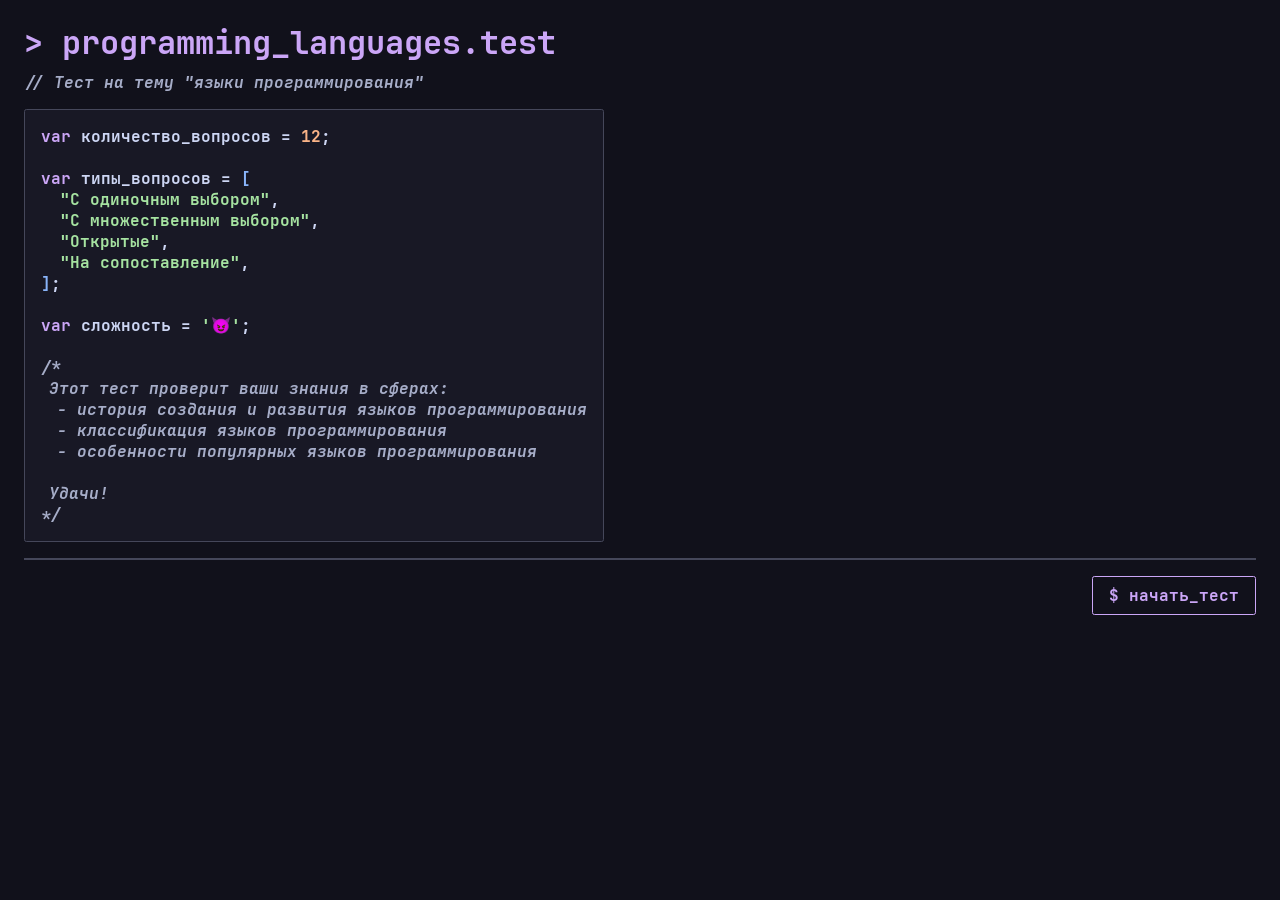
<file: index.html>
<!DOCTYPE html>
<html lang="en">
<head>
    <meta charset="UTF-8">
    <meta name="viewport" content="width=device-width, initial-scale=1.0">
    <meta name="description" content="Тест на тему \"Языки программирования\"">
    <title>языки_программирования.тест</title>
    <link rel="stylesheet" href="style.css">
    <link rel="stylesheet" href="catppuccin-mocha.css">
    <script src="store.legacy.min.js"></script>
</head>
<body>
    <h1>> programming_languages.test</h1>
    <span class="comment">// Тест на тему "языки программирования"</span>
    <div class="panel">
        <span class="text">
            <span class="mauve">var</span>
            количество_вопросов = 
            <span id="question-count" class="peach">15</span>;<br>
            <br>
            <span class="mauve">var</span>
            типы_вопросов =
            <span class="blue">[</span><br>
            <span class="green indent">"С одиночным выбором"</span>,<br>
            <span class="green indent">"С множественным выбором"</span>,<br>
            <span class="green indent">"Открытые"</span>,<br>
            <span class="green indent">"На сопоставление"</span>,<br>
            <span class="blue">]</span>;<br>
            <br>
            <span class="mauve">var</span>
            сложность =
            <span class="green">'😈'</span>;<br>
            <br>
            <div class="comment">
                /*<br>
                <div class="info-div">
                    Этот тест проверит ваши знания в сферах:
                    <div class="info-div">
                        - история создания и развития языков программирования<br>
                        - классификация языков программирования<br>
                        - особенности популярных языков программирования<br>
                    </div>
                    <br>
                    Удачи!<br>
                </div>
                */
            </div>
        </span>
    </div>
    <hr>
    <div style="display: flex; justify-content: flex-end;">
        <button id="start-button" class="mauve-button">$ начать_тест</button>
    </div>
</body>
<script src="index.js"></script>
</html>
</file>
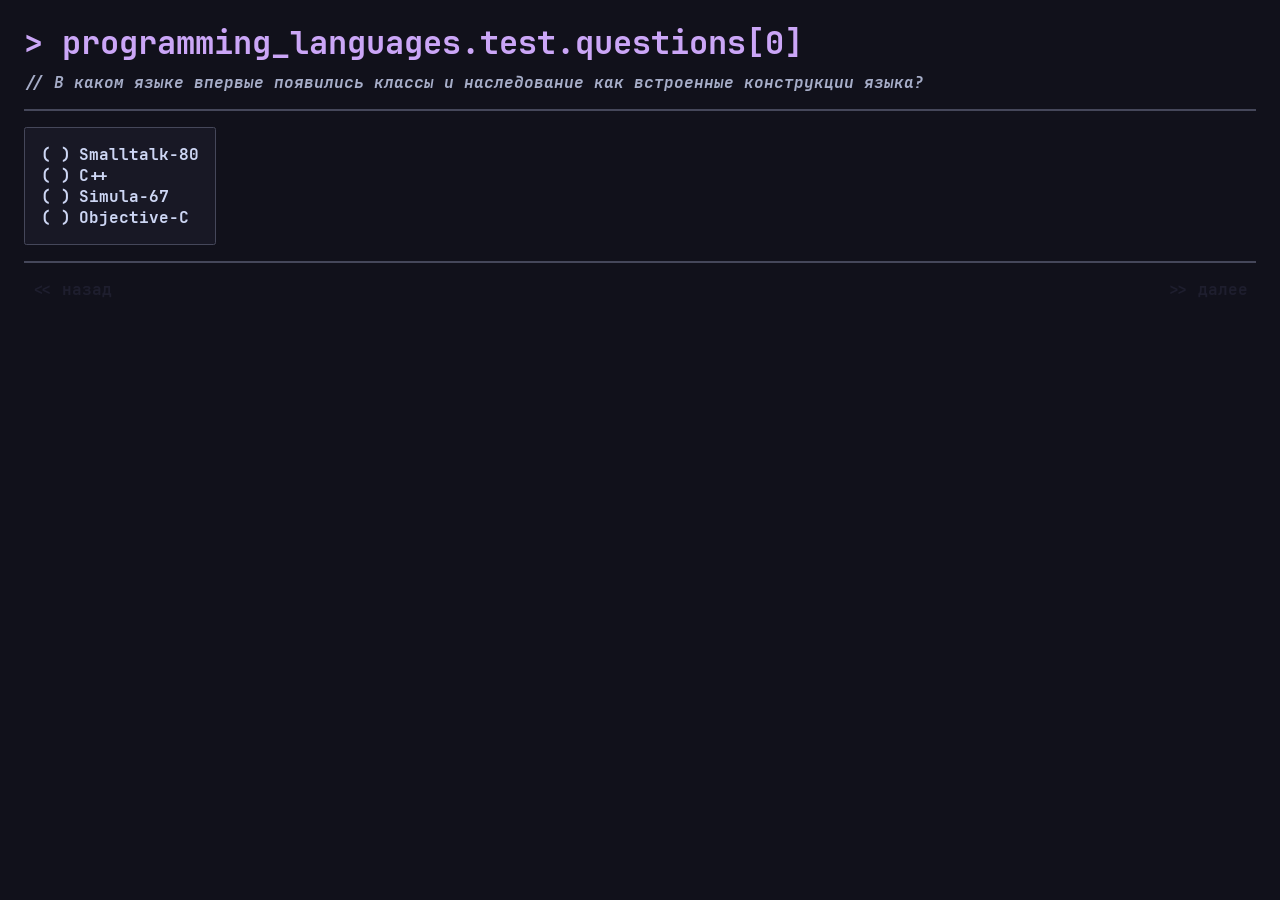
<file: question.html>
<!DOCTYPE html>
<html lang="en">
<head>
    <meta charset="UTF-8">
    <meta name="viewport" content="width=device-width, initial-scale=1.0">
    <meta name="description" content="Тест на тему \"Языки программирования\"">
    <title>языки_программирования.тест</title>
    <link rel="stylesheet" href="style.css">
    <script src="store.legacy.min.js"></script>
</head>
<body>
    <h1>> programming_languages.test.questions[<span id="question_idx">0</span>]</h1>
    <span class="comment">// <span id="question_description">описание</span></span>
    <hr>
    <div class="panel" id="question-panel"></div>
    <hr>
    <div style="display: flex; justify-content: space-between;">
        <button id="back-button" class="simple-button"><< назад</button>
        <button id="forward-button" class="simple-button">>> далее</button>
    </div></div>
</body>
<script src="question.js"></script>
</html>
</file>
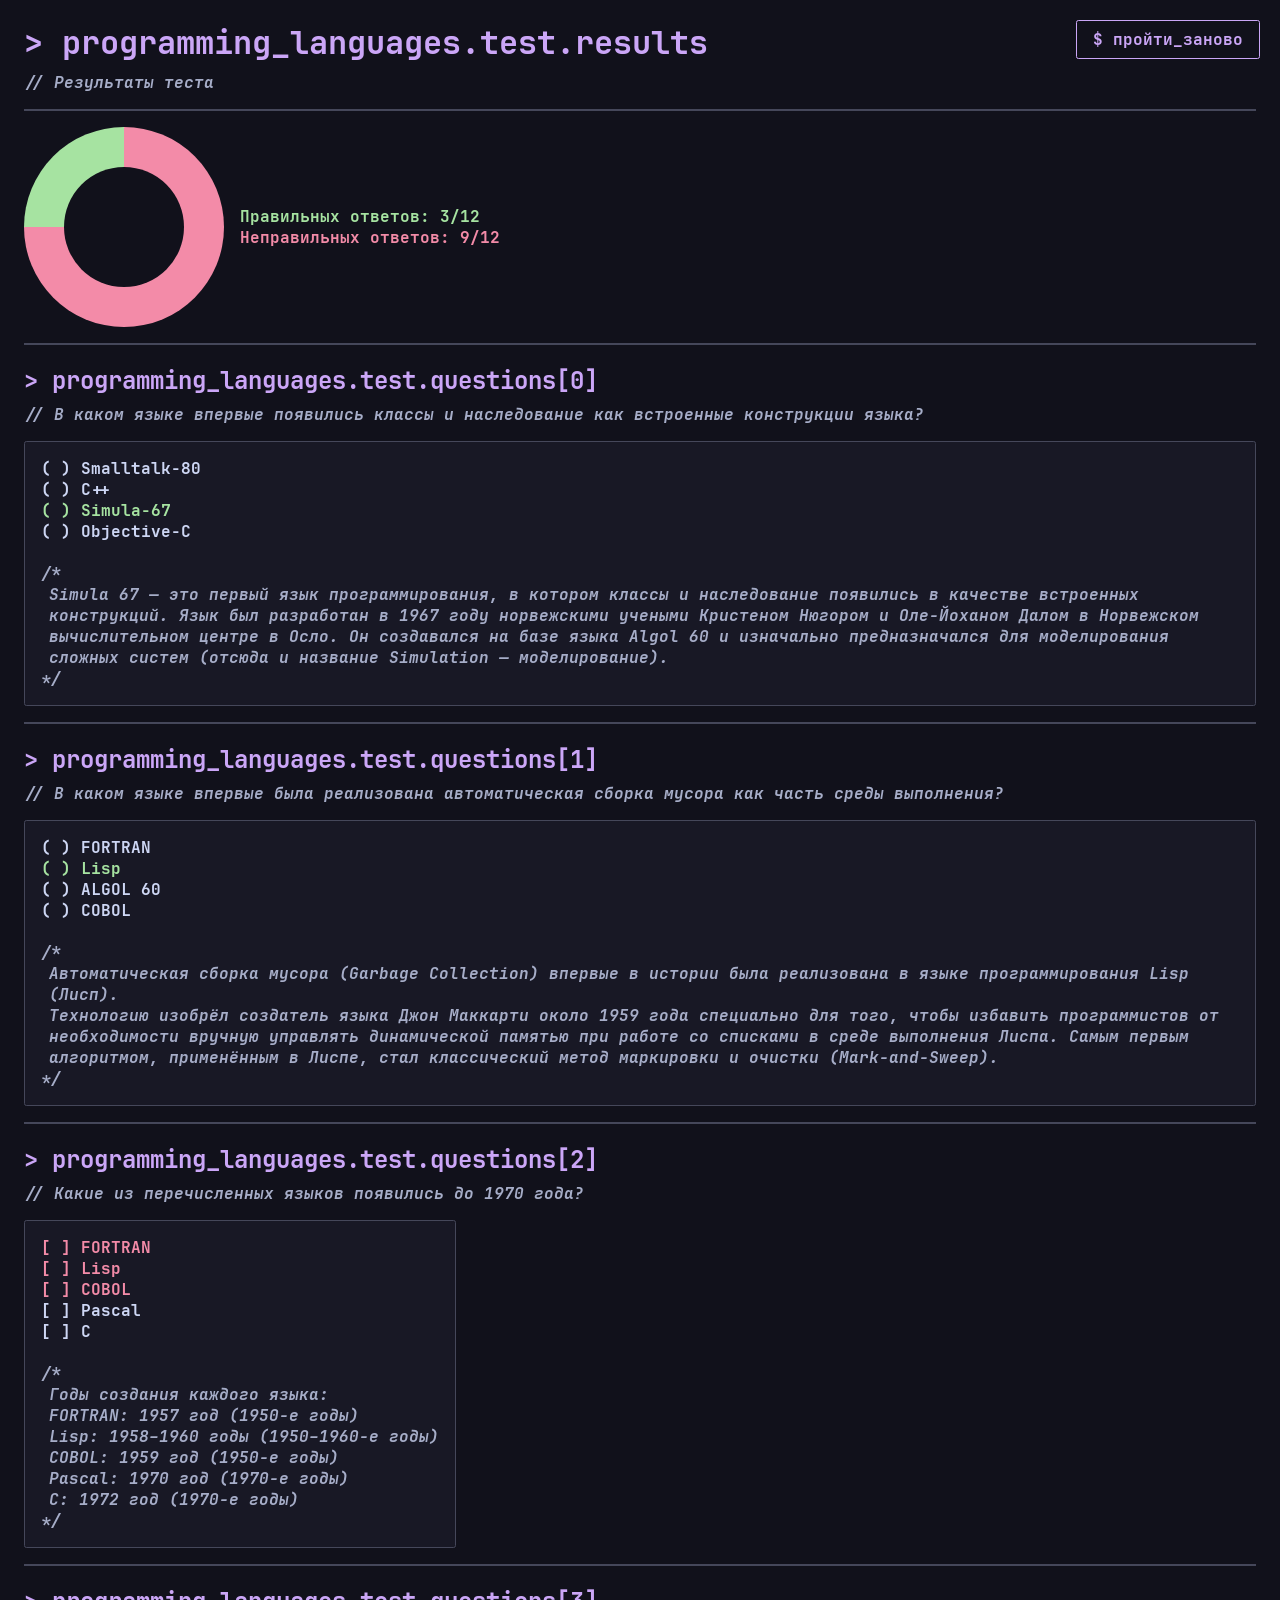
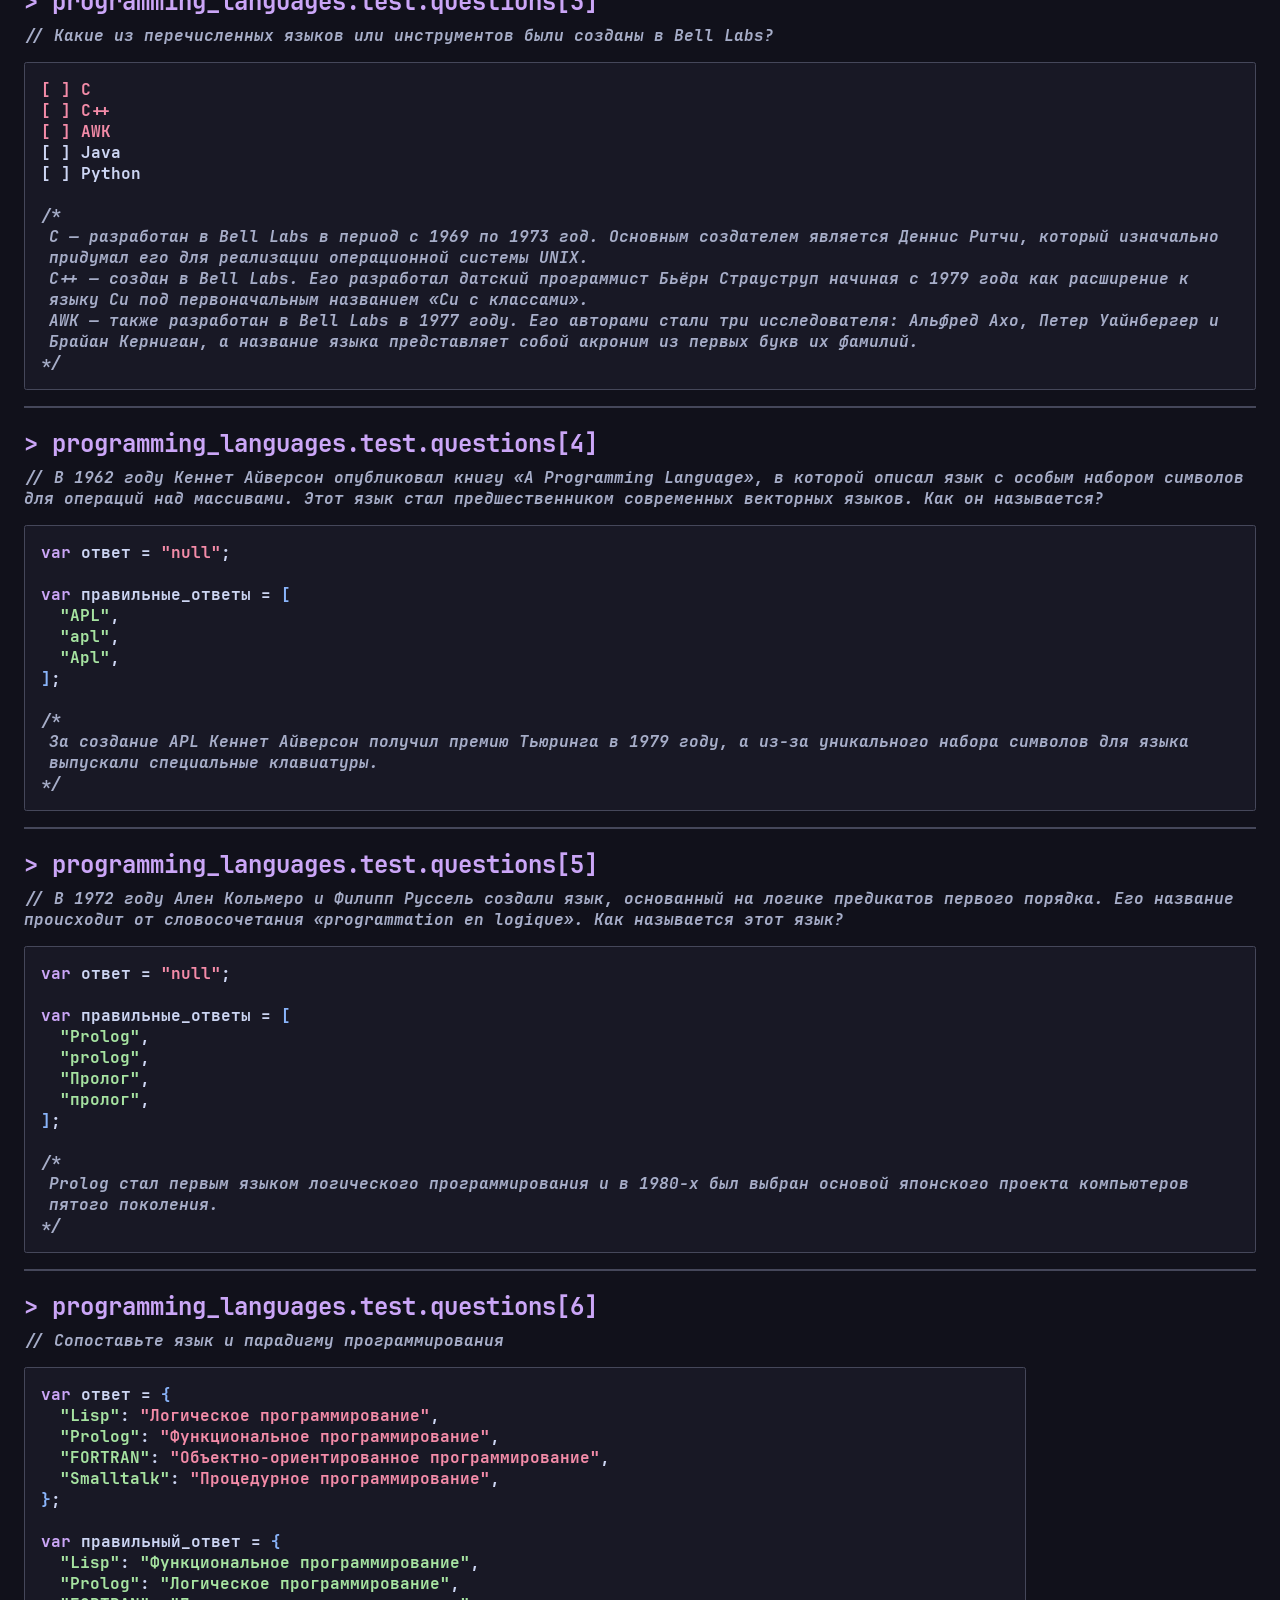
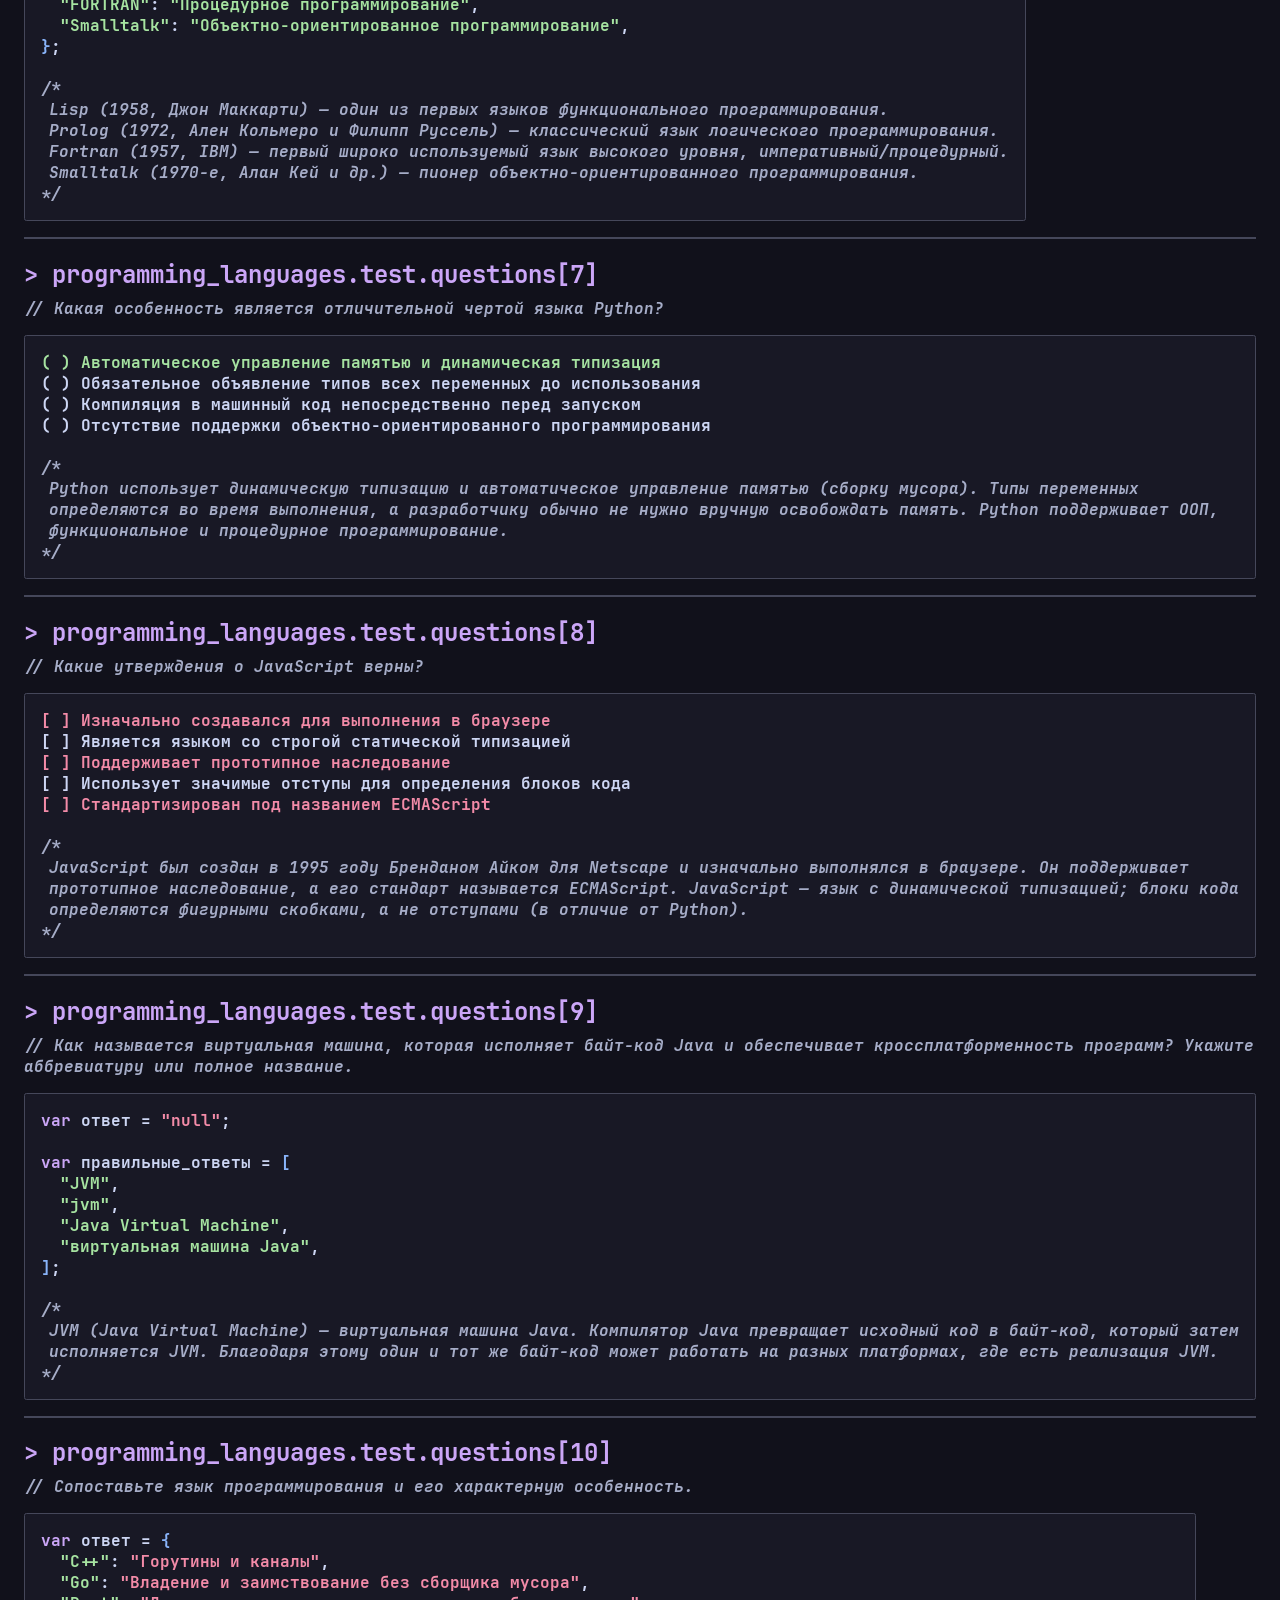
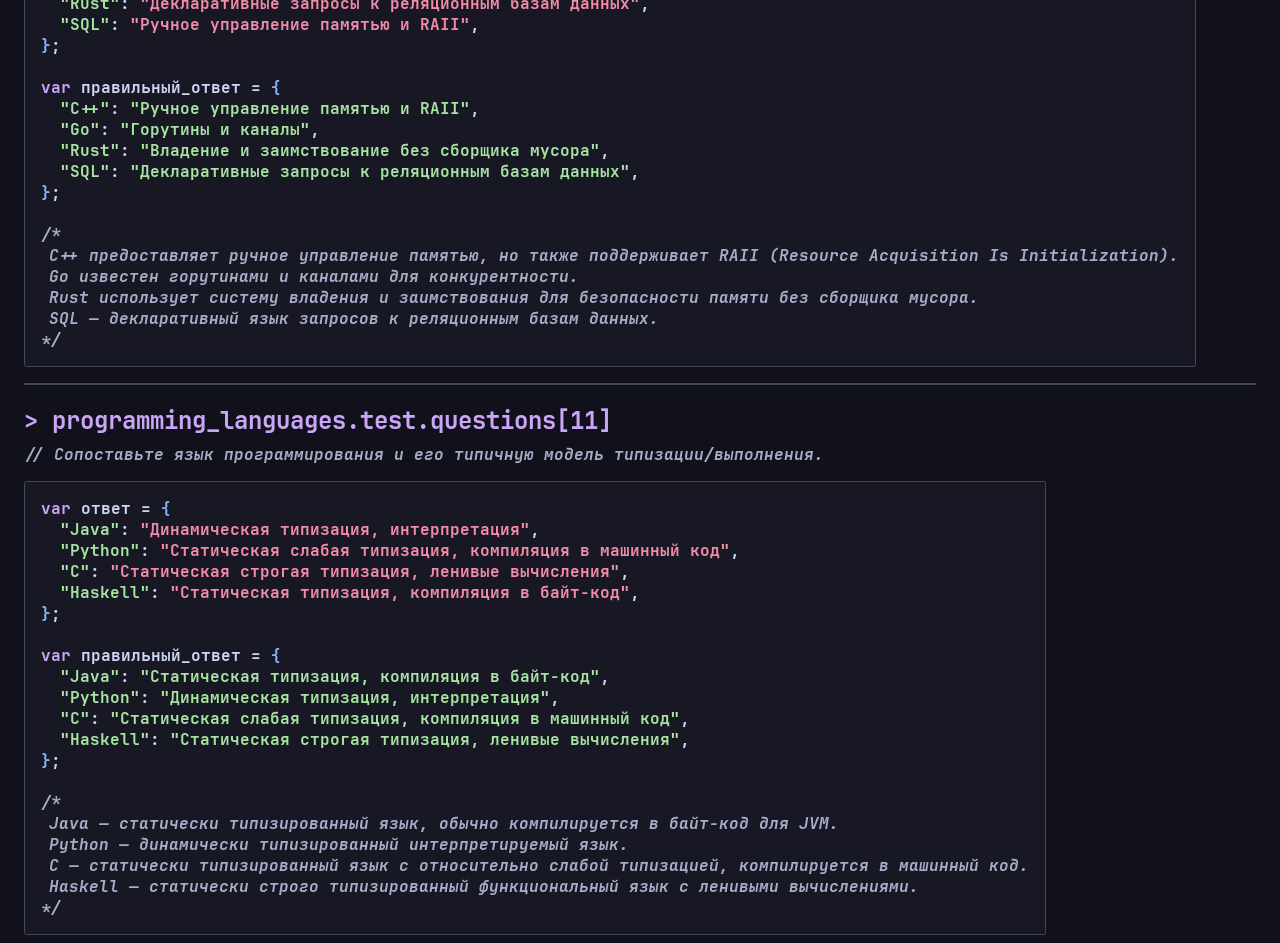
<file: results.html>
<!DOCTYPE html>
<html lang="en">
<head>
    <meta charset="UTF-8">
    <meta name="viewport" content="width=device-width, initial-scale=1.0">
    <meta name="description" content="Тест на тему \"Языки программирования\"">
    <title>языки_программирования.тест</title>
    <link rel="stylesheet" href="style.css">
    <script src="store.legacy.min.js"></script>
</head>
<body>
    <h1>> programming_languages.test.results</h1>
    <span class="comment">// Результаты теста</span>
    <hr>
    <div id="pie-chart-container">
        <div id="pie-chart"><div></div></div>
        <div id="results-container">
            <div id="results">
                <span class="green">Правильных ответов: <span id="correct-count"></span></span>
                <br>
                <span class="red">Неправильных ответов: <span id="incorrect-count"></span></span>
            </div>
        </div>
    </div>
    <div id="full-results"></div>
    <button id="again-button" class="fixed-top-right mauve-button">$ пройти_заново</button>
</body>
<script src="results.js"></script>
</html>
</file>
<file: style.css>
@font-face {
  font-family: 'JetBrainsMono Nerd Font';
  src: url('JetBrainsMono-Bold.woff2') format('woff2');
  font-weight: normal;
  font-style: normal;
  font-display: swap;
}

@font-face {
  font-family: 'JetBrainsMono Nerd Font';
  src: url('JetBrainsMono-BoldItalic.woff2') format('woff2');
  font-weight: normal;
  font-style: italic;
  font-display: swap;
}

:root {
  --ctp-mocha-rosewater: #f5e0dc;
  --ctp-mocha-flamingo: #f2cdcd;
  --ctp-mocha-pink: #f5c2e7;
  --ctp-mocha-mauve: #cba6f7;
  --ctp-mocha-red: #f38ba8;
  --ctp-mocha-maroon: #eba0ac;
  --ctp-mocha-peach: #fab387;
  --ctp-mocha-yellow: #f9e2af;
  --ctp-mocha-green: #a6e3a1;
  --ctp-mocha-teal: #94e2d5;
  --ctp-mocha-sky: #89dceb;
  --ctp-mocha-sapphire: #74c7ec;
  --ctp-mocha-blue: #89b4fa;
  --ctp-mocha-lavender: #b4befe;
  --ctp-mocha-text: #cdd6f4;
  --ctp-mocha-subtext1: #bac2de;
  --ctp-mocha-subtext0: #a6adc8;
  --ctp-mocha-overlay2: #9399b2;
  --ctp-mocha-overlay1: #7f849c;
  --ctp-mocha-overlay0: #6c7086;
  --ctp-mocha-surface2: #585b70;
  --ctp-mocha-surface1: #45475a;
  --ctp-mocha-surface0: #313244;
  --ctp-mocha-base: #1e1e2e;
  --ctp-mocha-mantle: #181825;
  --ctp-mocha-crust: #11111b;
}

body {
    background-color: var(--ctp-mocha-crust);
    font-family: 'JetBrainsMono Nerd Font', monospace;
    padding-left: 1rem;
    padding-right: 1rem;
}

.panel {
    background-color: var(--ctp-mocha-mantle);
    padding: 1rem;
    border: 1px solid var(--ctp-mocha-surface1);
    border-radius: 0.15em;
    width: fit-content;
    margin-top: 1rem;
}

h1, h2 {
    color: var(--ctp-mocha-mauve);
    margin-bottom: 0.5rem;
}

.comment {
    color: var(--ctp-mocha-subtext0);
    font-style: italic;
}

hr {
    margin-top: 1rem;
    margin-bottom: 1rem;
    border: 0;
    border-top: 2px solid var(--ctp-mocha-surface1);
}

button {
    padding-top: 0.5rem;
    padding-bottom: 0.5rem;
    padding-left: 1rem;
    padding-right: 1rem;
    font-family: inherit;
    font-size: inherit;
}

label {
    display: flex;
    color: var(--ctp-mocha-text);
}

label:has(> input[type="radio"]:checked), label:has(> input[type="checkbox"]:checked) {
    color: var(--ctp-mocha-green);
}


input[type="radio"], input[type="checkbox"] {
    appearance: none;
    -webkit-appearance: none;
    margin: 0;
}

.single-choice-radio-mark, .multiple-choice-checkbox-mark {
    margin-right: 0.5rem;
}

.single-choice-radio-mark span, .multiple-choice-checkbox-mark span {
    visibility: hidden;
}

input[type="radio"]:checked + .single-choice-radio-mark span {
    visibility: visible;
}

input[type="checkbox"]:checked + .multiple-choice-checkbox-mark span {
    visibility: visible;
}

.simple-button {
    background-color: var(--ctp-mocha-crust);
    border: none;
    color: var(--ctp-mocha-subtext0);
    padding: 0;
    padding-left: 0.5rem;
    padding-right: 0.5rem;
    margin: 0;
    &:hover {
        color: var(--ctp-mocha-subtext1);
    }
    &:active {
        color: var(--ctp-mocha-text);
    }
    &:disabled {
        color: var(--ctp-mocha-base);
    }
}

.mauve-button {
    border: 1px solid var(--ctp-mocha-mauve);
    border-radius: 0.15rem;
    background-color: var(--ctp-mocha-crust);
    color: var(--ctp-mocha-mauve);
    transition: all 0.2s ease;
    margin-left: auto;
}

.mauve-button:hover {
    background-color: var(--ctp-mocha-mauve);
    color:var(--ctp-mocha-crust);
}

.mauve-button:active {
    background-color: var(--ctp-mocha-pink);
}


.text {
    color: var(--ctp-mocha-text);
}

.subtext0 {
    color: var(--ctp-mocha-subtext0);
}

.mauve {
    color: var(--ctp-mocha-mauve);
}

.green {
    color: var(--ctp-mocha-green);
}

.blue {
    color: var(--ctp-mocha-blue);
}

.red {
    color: var(--ctp-mocha-red);
}

.peach {
    color: var(--ctp-mocha-peach);
}

input[type="text"] {
    font-family: inherit;
    font-size: inherit;
    color: var(--ctp-mocha-green);
    border: none;
    background-color: transparent;
    field-sizing: content;
    padding: 0;
    min-width: 1px;
    &:focus {
        outline: none;
    }
}

.indent {
    padding-left: 1.2rem;
}

.colon {
    padding-right: 0.5rem;
}

.value-container {
    display: inline-block;
    visibility: hidden;
}

.value-float {
    display: inline-block;
    position: absolute;
    user-select: none; 
    -webkit-user-select: none; 
    background: var(--ctp-mocha-mantle);
    border-radius: 0.15rem;
}

.value-float:not(.dragged) {
    transition: transform 0.3s ease-out, top 0.3s ease-out, left 0.3s ease-out;
}

.dragged {
    pointer-events: none;
    border: 1px solid var(--ctp-mocha-surface1);
}

#pie-chart {
    width: 200px;
    height: 200px;
    border-radius: 50%;

    --percent-correct-end: 0%;
    --percent-incorrect-end: 0%;

    background: conic-gradient(
        var(--ctp-mocha-green) 0% var(--percent-correct-end),
        var(--ctp-mocha-red) var(--percent-correct-end) var(--percent-incorrect-end),
        var(--ctp-mocha-base) var(--percent-incorrect-end) 100%
    );
    display: flex;
    justify-content: center;
    align-items: center;
    flex-shrink: 0;
    transform: rotate(-90deg);

    div {
        content: "";
        width: 60%;
        height: 60%;
        background-color: var(--ctp-mocha-crust);
        border-radius: 50%;
    }
}

#pie-chart-container {
    display: flex;
    flex-direction: row;
}

#results-container {
    margin-left: 1rem;
    display: flex;
    align-items: center;
}

.info-div {
    padding-left: 0.5rem;
}

.fixed-top-right {
    position: fixed;
    top: 20px;
    right: 20px;
    z-index: 9999;
}
</file>
<file: catppuccin-mocha.css>
code.hljs{color:#cdd6f4;background:#1e1e2e}code .hljs-keyword{color:#cba6f7}code .hljs-built_in{color:#f38ba8}code .hljs-type{color:#f9e2af}code .hljs-literal{color:#fab387}code .hljs-number{color:#fab387}code .hljs-operator{color:#89dceb}code .hljs-punctuation{color:#bac2de}code .hljs-property{color:#94e2d5}code .hljs-regexp{color:#f5c2e7}code .hljs-string{color:#a6e3a1}code .hljs-char.escape_{color:#a6e3a1}code .hljs-subst{color:#a6adc8}code .hljs-symbol{color:#f2cdcd}code .hljs-variable{color:#cba6f7}code .hljs-variable.language_{color:#cba6f7}code .hljs-variable.constant_{color:#fab387}code .hljs-title{color:#89b4fa}code .hljs-title.class_{color:#f9e2af}code .hljs-title.function_{color:#89b4fa}code .hljs-params{color:#cdd6f4}code .hljs-comment{color:#9399b2}code .hljs-doctag{color:#f38ba8}code .hljs-meta{color:#fab387}code .hljs-section{color:#89b4fa}code .hljs-tag{color:#94e2d5}code .hljs-name{color:#cba6f7}code .hljs-attr{color:#89b4fa}code .hljs-attribute{color:#a6e3a1}code .hljs-bullet{color:#94e2d5}code .hljs-code{color:#a6e3a1}code .hljs-emphasis{color:#f38ba8;font-style:italic}code .hljs-strong{color:#f38ba8;font-weight:bold}code .hljs-formula{color:#94e2d5}code .hljs-link{color:#74c7ec;font-style:italic}code .hljs-quote{color:#a6e3a1;font-style:italic}code .hljs-selector-tag{color:#f9e2af}code .hljs-selector-id{color:#89b4fa}code .hljs-selector-class{color:#94e2d5}code .hljs-selector-attr{color:#cba6f7}code .hljs-selector-pseudo{color:#94e2d5}code .hljs-template-tag{color:#f2cdcd}code .hljs-template-variable{color:#f2cdcd}code .hljs-addition{color:#a6e3a1;background:rgba(166,227,161,.15)}code .hljs-deletion{color:#f38ba8;background:rgba(243,139,168,.15)}
</file>
